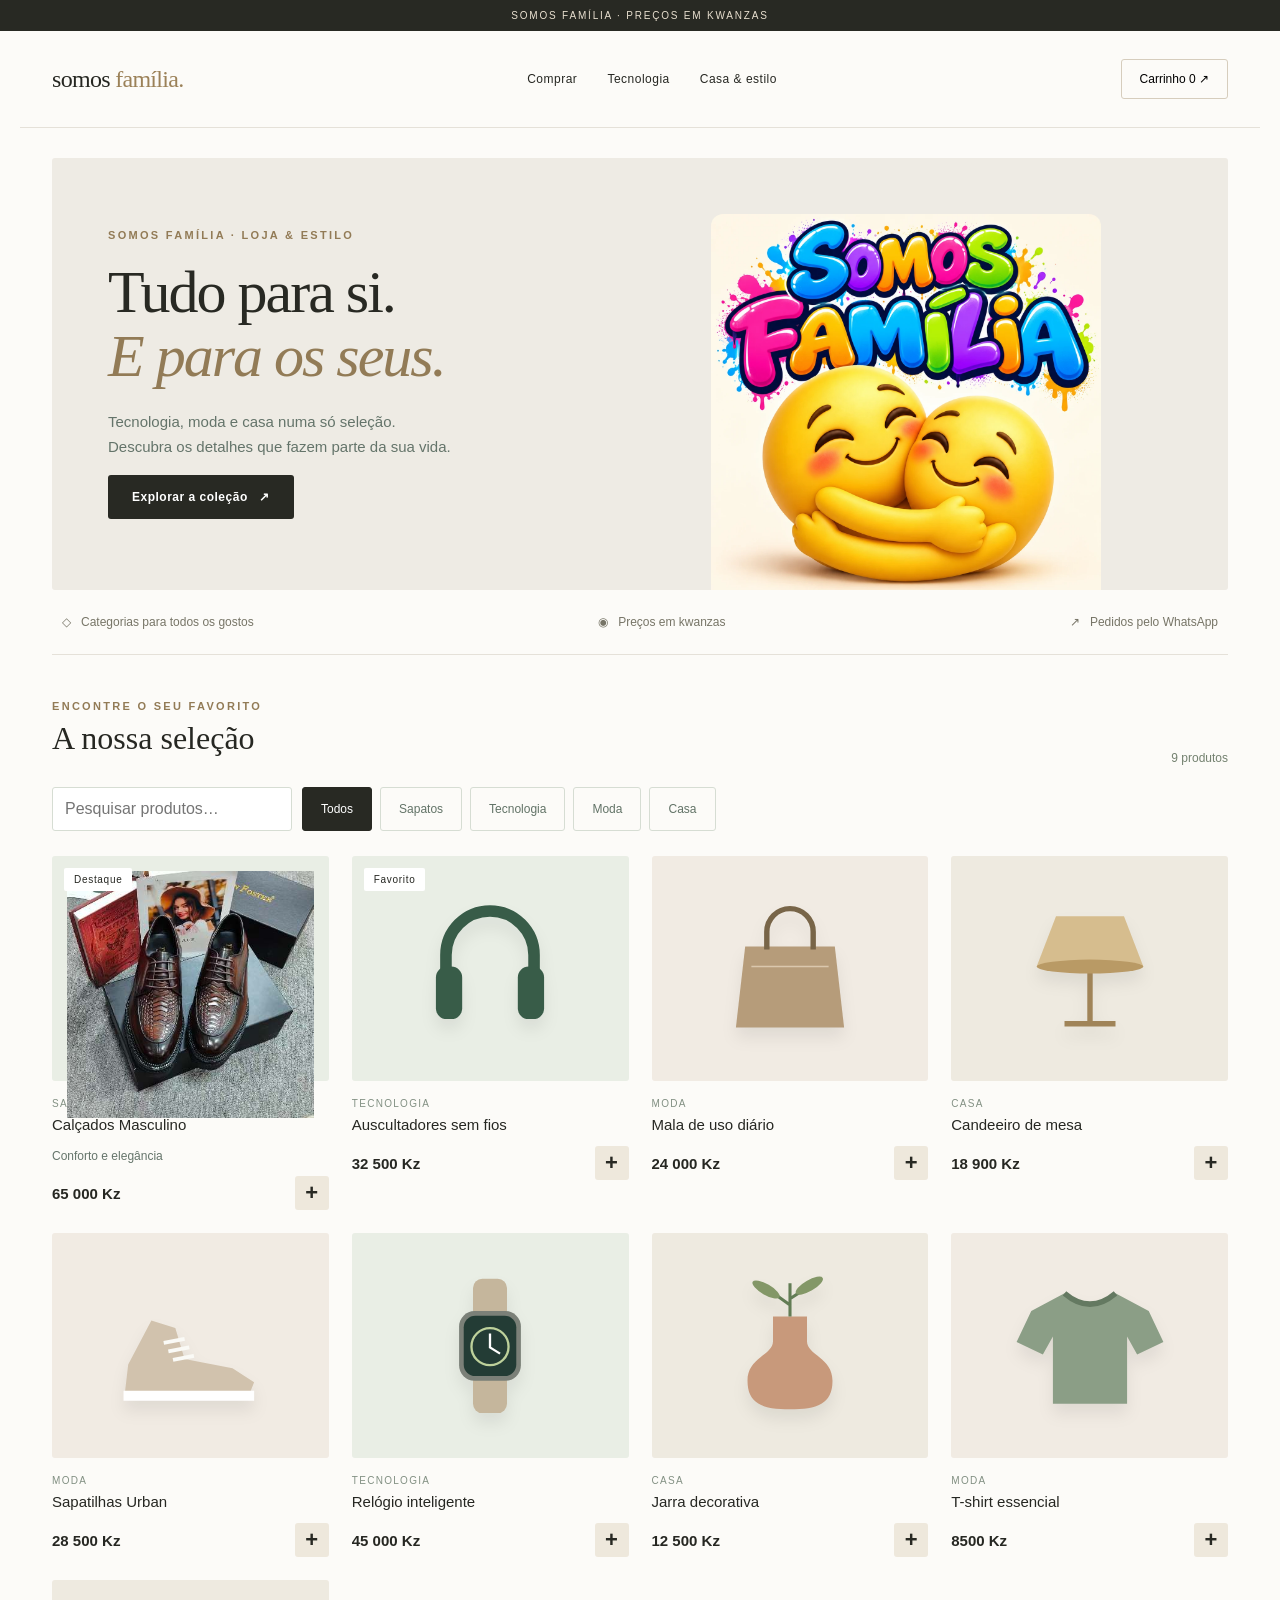
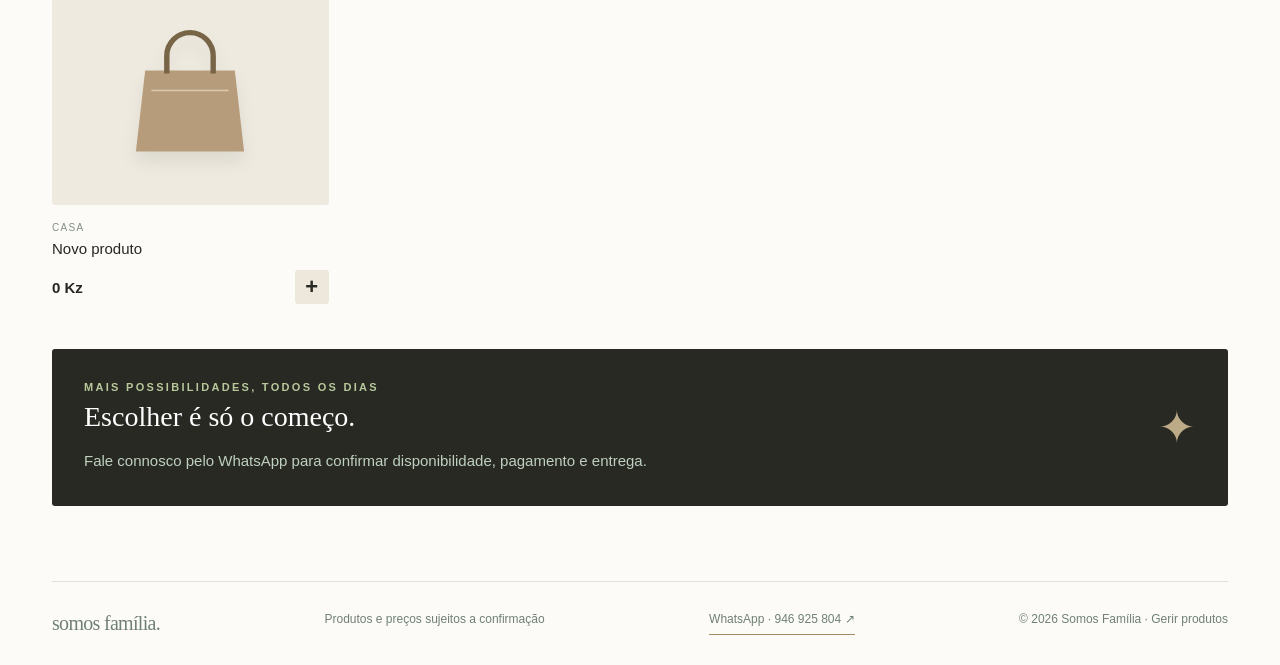
<file: index.html>
<!doctype html><html lang="pt"><head><meta name="google-site-verification" content="MVeCQyyecToLQoJlcM_qnL5O55ktR2KbiCyvT6guzlY" /><meta charset="utf-8"><meta name="viewport" content="width=device-width,initial-scale=1"><title>Somos Família — Descubra o seu próximo favorito</title><meta name="description" content="Explore tecnologia, moda e artigos para casa. Catálogo de produtos e pedidos por WhatsApp."><style>
*{box-sizing:border-box}body{margin:0;color:#18362f;background:#fafaf6;font-family:Arial,sans-serif}button,input,select{font:inherit}button,a{cursor:pointer}button:focus-visible,a:focus-visible,input:focus-visible{outline:3px solid #e5a44b;outline-offset:4px}a{color:inherit;text-decoration:none}.top{background:#193c32;color:white;text-align:center;padding:10px;font-size:12px;letter-spacing:.5px}header{max-width:1240px;margin:auto;display:flex;align-items:center;justify-content:space-between;padding:25px 32px;border-bottom:1px solid #dde3dc}.brand{font-size:24px;font-weight:800;letter-spacing:-1px}.brand span{color:#d7994a}nav{display:flex;gap:30px;font-size:14px}.cartbtn{border:1px solid #bdccc0;background:transparent;border-radius:24px;padding:12px 18px}main{max-width:1240px;margin:auto;padding:30px 32px}.hero{background:#e9eee5;border-radius:20px;min-height:390px;display:grid;grid-template-columns:1fr 1fr;align-items:center;overflow:hidden;padding:52px}.eyebrow{font-size:11px;font-weight:bold;letter-spacing:2px;text-transform:uppercase;color:#50745e}h1{font-family:Georgia,serif;font-weight:400;font-size:58px;line-height:1.06;letter-spacing:-2px;margin:20px 0}h1 em{color:#648063}p{color:#64746a;font-size:15px;line-height:1.7}.primary{border:0;border-radius:7px;background:#193c32;color:white;padding:15px 24px;display:inline-block;font-weight:bold;font-size:13px}.heroart{position:relative;height:290px;display:grid;place-items:center}.circle{height:280px;width:280px;border-radius:50%;background:#d6dfcd;position:absolute}.heroart svg{width:320px;height:280px;position:relative;transform:rotate(-12deg);filter:drop-shadow(12px 18px 14px #53655340)}.tag{position:absolute;bottom:20px;right:0;background:#fafaf6;border-radius:12px;padding:15px;font-size:12px;box-shadow:0 8px 24px #20332915}.benefits{display:flex;justify-content:space-between;padding:25px 10px;border-bottom:1px solid #dde3dc;font-size:12px;color:#627367}.sectiontop{display:flex;justify-content:space-between;align-items:end;margin:45px 0 22px}h2{font-family:Georgia,serif;font-size:32px;font-weight:400;margin:8px 0}.tools{display:flex;gap:10px;flex-wrap:wrap;margin-bottom:25px}.search{border:1px solid #d6ddd3;border-radius:7px;background:white;padding:12px;min-width:240px}.filters{display:flex;gap:8px;flex-wrap:wrap}.filter{background:transparent;border:1px solid #d6ddd3;padding:11px 18px;border-radius:25px;color:#627367}.filter.active{background:#193c32;color:white;border-color:#193c32}.grid{display:grid;grid-template-columns:repeat(4,1fr);gap:23px}.product .picture{background:#eef0e9;border-radius:12px;height:225px;display:grid;place-items:center;position:relative}.picture svg{width:170px;height:165px;filter:drop-shadow(0 10px 8px #00000012)}.badge{position:absolute;top:12px;left:12px;background:white;border-radius:15px;font-size:10px;padding:6px 10px}.category{font-size:10px;text-transform:uppercase;letter-spacing:1.3px;color:#829083;margin:17px 0 7px}.product h3{font-size:15px;font-weight:500;margin:0 0 13px}.buyrow{display:flex;justify-content:space-between;align-items:center;font-size:15px;font-weight:bold}.add{background:#e8ece2;border:0;color:#193c32;border-radius:50%;width:34px;height:34px;font-size:22px}.banner{background:#193c32;color:white;border-radius:14px;padding:32px;margin:45px 0;display:flex;justify-content:space-between;align-items:center}.banner h2{font-size:28px}.banner p{color:#bfd0bf;margin-bottom:0}.banner span{font-size:45px;color:#c9d5a7}footer{border-top:1px solid #dde3dc;max-width:1176px;margin:auto;padding:30px 0;color:#708074;font-size:12px;display:flex;justify-content:space-between;gap:20px}.drawer{position:fixed;right:0;top:0;height:100dvh;width:430px;max-width:100%;background:#fafaf6;padding:28px;z-index:20;box-shadow:-20px 0 80px #0003;overflow:auto}.overlay{position:fixed;inset:0;background:#13271e66;z-index:19}.hidden{display:none!important}.drawerhead{display:flex;justify-content:space-between;align-items:center}.close{border:0;background:transparent;font-size:25px}.item{padding:18px 0;border-bottom:1px solid #ddd}.qty{display:flex;align-items:center;gap:15px;margin-top:10px}.qty button{border:1px solid #ccd4ca;background:white;border-radius:4px;padding:5px 10px}.total{display:flex;justify-content:space-between;margin:25px 0;font-size:20px}.notice{font-size:12px;padding:14px;background:#eeeadd;border-radius:6px;line-height:1.6}.checkout input{display:block;width:100%;padding:12px;margin:12px 0;border:1px solid #ccd4ca;border-radius:5px}.toast{position:fixed;bottom:25px;left:50%;transform:translateX(-50%);background:#193c32;color:white;padding:13px 22px;border-radius:8px;z-index:30;font-size:13px}.empty{grid-column:1/-1;padding:40px;text-align:center}@media(max-width:850px){.grid{grid-template-columns:repeat(2,1fr)}h1{font-size:43px}.hero{padding:32px}.heroart svg{width:230px}.circle{width:210px;height:210px}nav{display:none}.benefits{gap:15px;flex-wrap:wrap}}@media(max-width:520px){header{padding:20px}main{padding:20px}.hero{grid-template-columns:1fr;padding:27px}.heroart{height:230px}.hero h1{font-size:43px}.tag{bottom:0}.benefits{font-size:11px}.grid{gap:15px}.product .picture{height:175px}.picture svg{width:130px;height:130px}.sectiontop{display:block}.search{width:100%}.banner{padding:25px}.banner span{display:none}footer{margin:0 20px;flex-direction:column}.buyrow{font-size:13px}.brand{font-size:22px}}

body{background:#fcfbf8;color:#262722}.top{background:#282923;color:#e8dfcf;font-size:10px;letter-spacing:1.8px}header{padding-top:28px;padding-bottom:28px;border-color:#e5e1d9}.brand{font-family:Georgia,serif;font-weight:400;letter-spacing:-.7px}.brand span{color:#9b8158}nav{font-size:12px;letter-spacing:.5px}.cartbtn{border-color:#d6cdbd;border-radius:3px;font-size:12px}.hero{background:#eeebe4;border-radius:3px;padding:56px;min-height:410px}.eyebrow{color:#927b56;letter-spacing:2.3px}h1{font-size:60px;color:#282923}h1 em{color:#927b56}.circle{background:#ded8cb}.primary{background:#282923;border-radius:3px;font-size:12px;letter-spacing:.5px}.tag{border-radius:3px;background:#fcfbf8}.benefits{border-color:#e5e1d9;color:#777567}.product .picture{border-radius:3px}.filter{border-radius:3px;font-size:12px}.filter.active{background:#282923;border-color:#282923}.search{border-radius:3px}.badge{border-radius:2px;letter-spacing:.7px}.add{background:#eee8dc;color:#282923;border-radius:3px}.banner{background:#282923;border-radius:3px}.banner span{color:#bdab87}.drawer{background:#fcfbf8}.contactlinks{display:flex;gap:16px;flex-wrap:wrap}.contactlinks a{border-bottom:1px solid #a08b63;padding-bottom:3px}.whatsapp-select{width:100%;padding:12px;background:white;border:1px solid #d6cdbd;margin:10px 0 15px;border-radius:3px}.notice{background:#f0ece3}.toast{background:#282923;border-radius:3px}@media(max-width:520px){.hero{padding:27px}h1{font-size:43px}}
.heroart .hug-image{width:100%;height:100%;max-width:390px;object-fit:contain;border-radius:12px}.heroart{height:320px}.heroart .tag{display:none}@media(max-width:520px){.heroart{height:260px}.heroart .hug-image{max-width:270px}}
</style></head><body><div class="top">SOMOS FAMÍLIA · PREÇOS EM KWANZAS</div><header><a class="brand" href="#">somos<span> família.</span></a><nav><a href="#catalogo">Comprar</a><a href="#catalogo" onclick="choose('Tecnologia')">Tecnologia</a><a href="#catalogo" onclick="choose('Casa')">Casa & estilo</a></nav><button class="cartbtn" onclick="openCart()">Carrinho <span id="count">0</span> ↗</button></header><main><section class="hero"><div><div class="eyebrow">Somos Família · Loja & estilo</div><h1>Tudo para si.<br><em>E para os seus.</em></h1><p>Tecnologia, moda e casa numa só seleção.<br>Descubra os detalhes que fazem parte da sua vida.</p><a href="#catalogo" class="primary">Explorar a coleção &nbsp; ↗</a></div><div class="heroart"><img class="hug-image" src="[data-uri]" alt="Somos Família em graffiti colorido, com dois emojis a abraçarem-se" width="600" height="600" fetchpriority="high"><div class="tag">✦ &nbsp; Descubra a seleção<br><strong style="display:block;margin-top:7px">Escolhidos para a sua vida.</strong></div></div></section><div class="benefits"><span>◇ &nbsp; Categorias para todos os gostos</span><span>◉ &nbsp; Preços em kwanzas</span><span>↗ &nbsp; Pedidos pelo WhatsApp</span></div><section id="catalogo"><div class="sectiontop"><div><div class="eyebrow">Encontre o seu favorito</div><h2>A nossa seleção</h2></div><span id="results" style="font-size:12px;color:#73816f"></span></div><div class="tools"><input class="search" id="search" type="search" placeholder="Pesquisar produtos…" aria-label="Pesquisar produtos"><div class="filters" id="filters"></div></div><div class="grid" id="grid"></div></section><section class="banner"><div><div class="eyebrow" style="color:#b8c89b">Mais possibilidades, todos os dias</div><h2>Escolher é só o começo.</h2><p>Fale connosco pelo WhatsApp para confirmar disponibilidade, pagamento e entrega.</p></div><span>✦</span></section></main><footer><span class="brand" style="font-size:20px">somos família.</span><span>Produtos e preços sujeitos a confirmação</span><div class="contactlinks"><a href="https://wa.me/244946925804" target="_blank" rel="noopener noreferrer">WhatsApp · 946 925 804 ↗</a></div><span>© 2026 Somos Família · <a href="admin.html">Gerir produtos</a></span></footer><div class="overlay hidden" id="overlay" onclick="closeCart()"></div><aside class="drawer hidden" id="drawer" aria-label="Carrinho" role="dialog" aria-modal="true"><div class="drawerhead"><h2>O seu carrinho</h2><button class="close" onclick="closeCart()" aria-label="Fechar carrinho">×</button></div><div id="cartitems"></div><div class="total"><span>Total</span><strong id="total"></strong></div><div class="notice">Confirme preços e disponibilidade com a loja. O WhatsApp abre uma mensagem para enviar à loja. Confirme disponibilidade, pagamento e entrega antes de comprar.</div><label for="destination" style="display:block;margin-top:20px;font-size:13px">Escolha o contacto da loja</label><select class="whatsapp-select" id="destination"><option value="244946925804">WhatsApp · 946 925 804</option></select><button class="primary" id="checkoutbtn" style="width:100%" onclick="checkout()">Preparar pedido no WhatsApp ↗</button><p style="font-size:12px">A mensagem só será enviada quando confirmar no WhatsApp.</p><div id="confirmation" aria-live="polite"></div></aside><div id="toast" class="toast hidden" role="status"></div><script>
const shapes={phone:'<rect x="65" y="12" width="90" height="160" rx="15" fill="#314d50"/><rect x="71" y="18" width="78" height="148" rx="10" fill="#bdcbb3"/><path d="M74 150L148 65v98H74z" fill="#8da98e"/><rect x="95" y="22" width="28" height="5" rx="3" fill="#314d50"/>',head:'<path d="M53 108V75a57 57 0 01114 0v33" fill="none" stroke="#385c48" stroke-width="15"/><rect x="40" y="90" width="34" height="68" rx="14" fill="#385c48"/><rect x="146" y="90" width="34" height="68" rx="14" fill="#385c48"/>',bag:'<path d="M52 64h116l12 105H40z" fill="#b69c7a"/><path d="M80 68V45a30 30 0 0160 0v23" fill="none" stroke="#786548" stroke-width="7"/><path d="M60 90h100" stroke="#dac7ad" stroke-width="2"/>',lamp:'<path d="M110 80v83M77 164h66" stroke="#a08458" stroke-width="7"/><path d="M66 25h88l25 65H41z" fill="#d6bd8e"/><ellipse cx="110" cy="90" rx="69" ry="9" fill="#b99a65"/>',shoe:'<path d="M30 117l30-57 31 10 12 40 62 12 28 18-8 20H25z" fill="#d1c2ad"/><path d="M24 151h169v13H24z" fill="#fff"/><path d="M76 89l27-5M82 100l27-5M88 111l27-5" stroke="#fafaf6" stroke-width="5"/>',watch:'<rect x="88" y="6" width="44" height="174" rx="12" fill="#c5b69c"/><rect x="70" y="48" width="80" height="90" rx="20" fill="#7b8078"/><rect x="76" y="54" width="68" height="78" rx="15" fill="#233c35"/><circle cx="110" cy="94" r="24" fill="none" stroke="#bdd19b" stroke-width="3"/><path d="M110 77v18l13 8" stroke="#fff" stroke-width="3" fill="none"/>',vase:'<path d="M88 55h44v32c0 18 33 21 33 51s-20 37-55 37-55-7-55-37 33-33 33-51z" fill="#c8997b"/><path d="M110 55V12M110 40l-28-20M110 32l26-17" stroke="#627c54" stroke-width="4"/><ellipse cx="79" cy="20" rx="20" ry="7" fill="#839767" transform="rotate(30 79 20)"/><ellipse cx="135" cy="15" rx="20" ry="7" fill="#839767" transform="rotate(-30 135 15)"/>',shirt:'<path d="M77 25l-43 23-19 40 34 16 13-23v87h96V81l13 23 34-16-19-40-43-23q-33 28-66 0z" fill="#8b9e86"/><path d="M77 25q33 28 66 0" fill="none" stroke="#647961" stroke-width="7"/>'};
let products=[{"id":1,"name":"Calçados Masculino","cat":"Sapatos ","price":65000,"art":"phone","badge":"Destaque","image":"[data-uri]","description":"Conforto e elegância ","stock":5},{"id":2,"name":"Auscultadores sem fios","cat":"Tecnologia","price":32500,"art":"head","badge":"Favorito"},{"id":3,"name":"Mala de uso diário","cat":"Moda","price":24000,"art":"bag"},{"id":4,"name":"Candeeiro de mesa","cat":"Casa","price":18900,"art":"lamp"},{"id":5,"name":"Sapatilhas Urban","cat":"Moda","price":28500,"art":"shoe"},{"id":6,"name":"Relógio inteligente","cat":"Tecnologia","price":45000,"art":"watch"},{"id":7,"name":"Jarra decorativa","cat":"Casa","price":12500,"art":"vase"},{"id":8,"name":"T-shirt essencial","cat":"Moda","price":8500,"art":"shirt"},{"id":9,"name":"Novo produto","cat":"Casa","price":0,"art":"bag"}];let cart={};try{cart=JSON.parse(localStorage.getItem('loja-cart')||'{}');for(const id of Object.keys(cart))if(!/^\d+$/.test(id)||!Number.isInteger(cart[id])||cart[id]<1)delete cart[id]}catch{}let category='Todos';const money=v=>new Intl.NumberFormat('pt-PT').format(v)+' Kz';function choose(c){category=c;render()}const esc=v=>String(v??'').replace(/[&<>"']/g,c=>({'&':'&amp;','<':'&lt;','>':'&gt;','"':'&quot;',"'":'&#39;'}[c]));function render(){document.getElementById('filters').innerHTML=['Todos',...new Set(products.map(p=>p.cat))].map(c=>`<button class="filter ${category===c?'active':''}" data-category="${esc(c)}" onclick="choose(this.dataset.category)">${esc(c)}</button>`).join('');const term=document.getElementById('search').value.toLocaleLowerCase('pt');const list=products.filter(p=>(category==='Todos'||p.cat===category)&&p.name.toLocaleLowerCase('pt').includes(term));document.getElementById('results').textContent=list.length+' produtos';document.getElementById('grid').innerHTML=list.map(p=>`<article class="product"><div class="picture" style="background:${p.cat==='Moda'?'#f1ebe3':p.cat==='Casa'?'#eeeae0':'#e9eee5'}">${p.badge?`<span class="badge">${esc(p.badge)}</span>`:''}${p.image?`<img src="${esc(p.image)}" alt="${esc(p.name)}" style="width:100%;height:100%;object-fit:contain;padding:15px">`:`<svg viewBox="0 0 220 185" role="img" aria-label="${esc(p.name)}, ilustração">${shapes[p.art]||shapes.bag}</svg>`}</div><div class="category">${esc(p.cat)}</div><h3>${esc(p.name)}</h3><p style="font-size:12px;margin:0 0 10px">${esc(p.description||'')}</p><div class="buyrow"><span>${money(p.price)}</span><button class="add" ${p.stock===0?'disabled':''} onclick="add(${p.id})" aria-label="Adicionar ${esc(p.name)} ao carrinho">+</button></div></article>`).join('')||'<p class="empty">Nenhum produto encontrado. Experimente outra pesquisa.</p>'}function persist(){try{localStorage.setItem('loja-cart',JSON.stringify(cart))}catch{}updateCart()}function add(id){const p=products.find(p=>p.id===id);if(!p||p.stock===0||(Number.isInteger(p.stock)&&(cart[id]||0)>=p.stock)){alert('Quantidade indisponível em stock.');return;}cart[id]=(cart[id]||0)+1;persist();const t=document.getElementById('toast');t.textContent='Produto adicionado ao carrinho';t.classList.remove('hidden');clearTimeout(window.toastTimer);window.toastTimer=setTimeout(()=>t.classList.add('hidden'),2200)}function change(id,n){if(n>0){add(id);return;}cart[id]+=n;if(cart[id]<=0)delete cart[id];persist()}function updateCart(){const items=products.filter(p=>cart[p.id]);document.getElementById('count').textContent=Object.values(cart).reduce((a,b)=>a+b,0);document.getElementById('cartitems').innerHTML=items.map(p=>`<div class="item"><strong>${esc(p.name)}</strong><p>${money(p.price*cart[p.id])}</p><div class="qty"><button onclick="change(${p.id},-1)" aria-label="Diminuir quantidade de ${esc(p.name)}">−</button><span>${cart[p.id]}</span><button onclick="change(${p.id},1)" aria-label="Aumentar quantidade de ${esc(p.name)}">+</button><button onclick="delete cart[${p.id}];persist()" style="margin-left:auto">Remover</button></div></div>`).join('')||'<p>O carrinho está vazio. Explore a nossa seleção.</p>';document.getElementById('total').textContent=money(items.reduce((s,p)=>s+p.price*cart[p.id],0));document.getElementById('checkoutbtn').disabled=!items.length;}function openCart(){document.getElementById('confirmation').textContent='';document.getElementById('drawer').classList.remove('hidden');document.getElementById('overlay').classList.remove('hidden');document.body.style.overflow='hidden';document.querySelector('.close').focus()}function closeCart(){document.getElementById('drawer').classList.add('hidden');document.getElementById('overlay').classList.add('hidden');document.body.style.overflow='';document.querySelector('.cartbtn').focus()}function checkout(){const items=products.filter(p=>cart[p.id]);if(!items.length)return;const total=items.reduce((v,p)=>v+p.price*cart[p.id],0);const message=['Olá, Somos Família! Gostaria de consultar este pedido.','Confirmar produtos, preços e entrega.','',...items.map(p=>`${cart[p.id]} × ${p.name} — ${money(p.price*cart[p.id])}`),'',`Subtotal dos produtos: ${money(total)}`,'Por favor, confirmem disponibilidade, formas de pagamento e entrega.'].join('\n');const number=document.getElementById('destination').value;if(!['244946925804'].includes(number))return;window.open('https://wa.me/'+number+'?text='+encodeURIComponent(message),'_blank','noopener,noreferrer');document.getElementById('confirmation').textContent='Mensagem preparada. Envie-a no WhatsApp para falar com a loja.';}document.getElementById('search').addEventListener('input',render);document.addEventListener('keydown',e=>{if(e.key==='Escape')closeCart();if(e.key==='Tab'&&!document.getElementById('drawer').classList.contains('hidden')){const els=[...document.getElementById('drawer').querySelectorAll('button:not(:disabled),input,select,a[href]')].filter(el=>el.offsetParent!==null);if(e.shiftKey&&document.activeElement===els[0]){e.preventDefault();els.at(-1).focus()}else if(!e.shiftKey&&document.activeElement===els.at(-1)){e.preventDefault();els[0].focus()}}});render();updateCart();
</script></body></html>
</file>
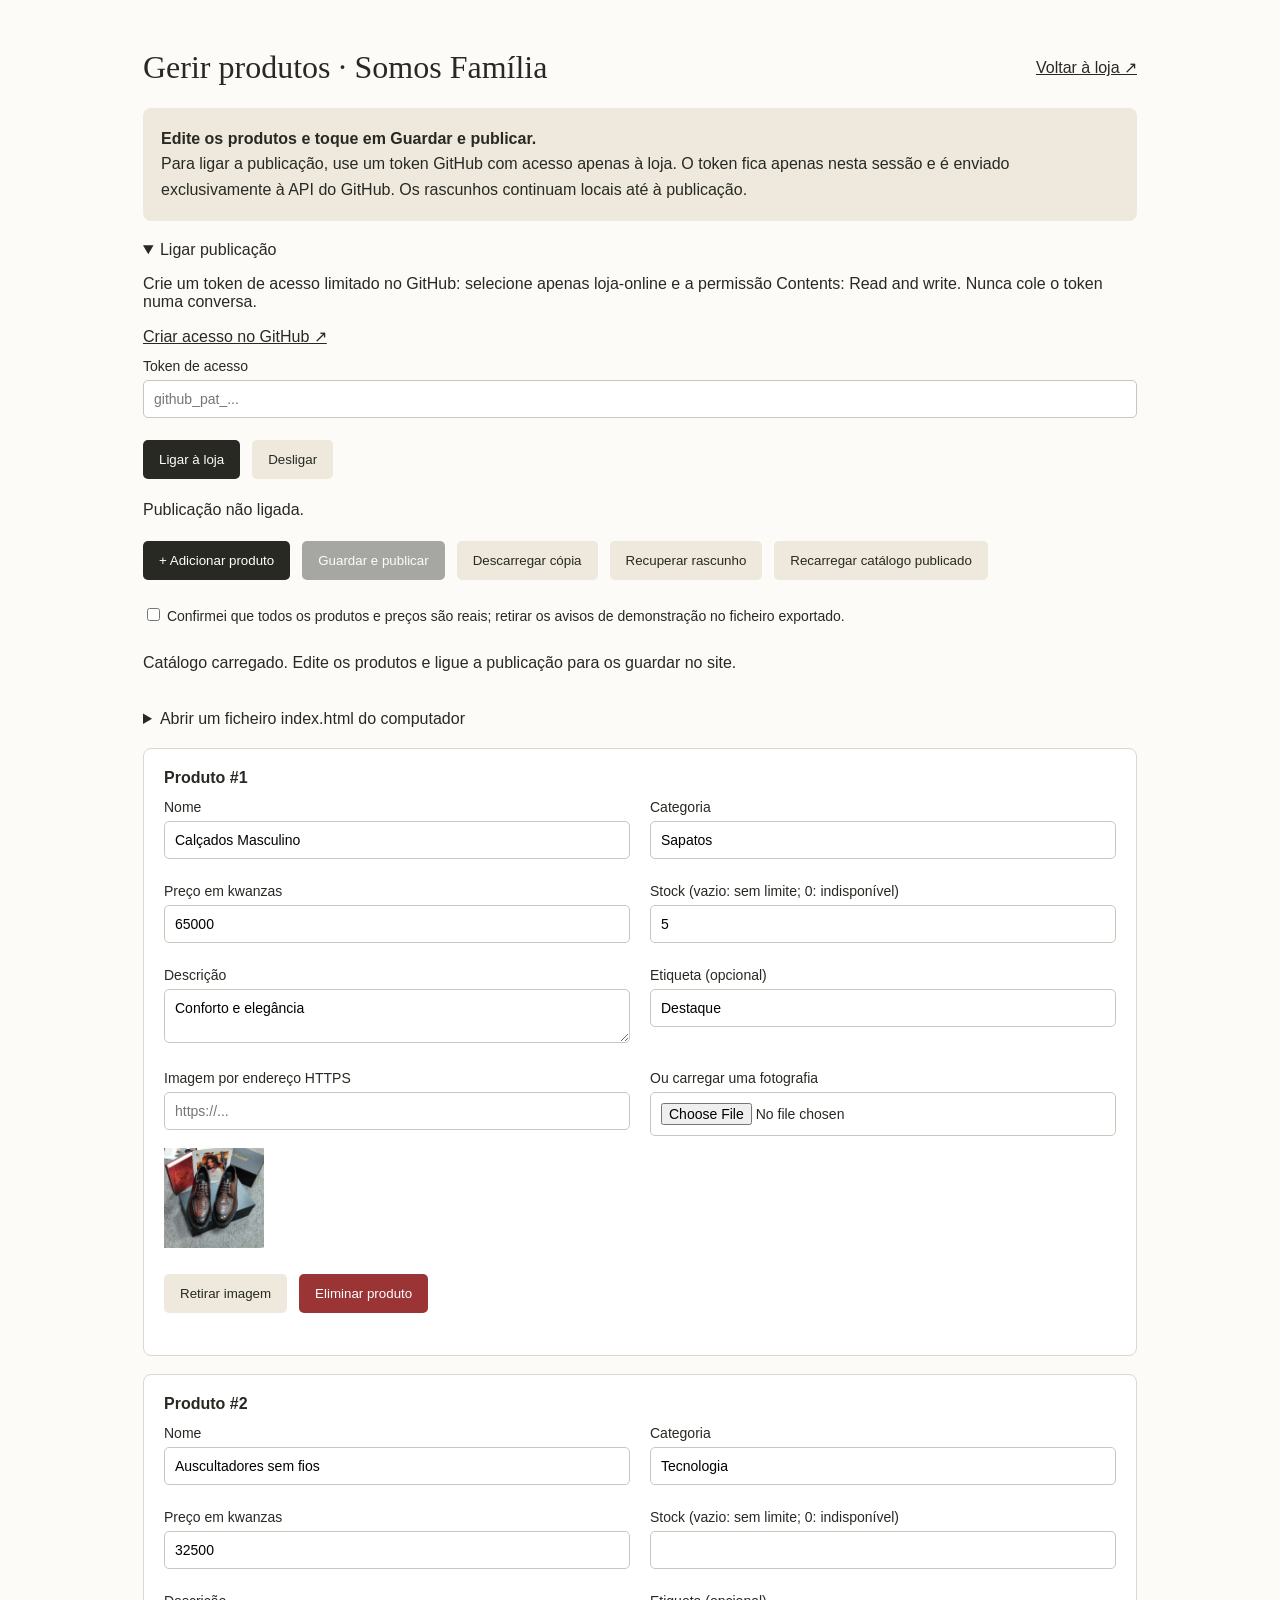
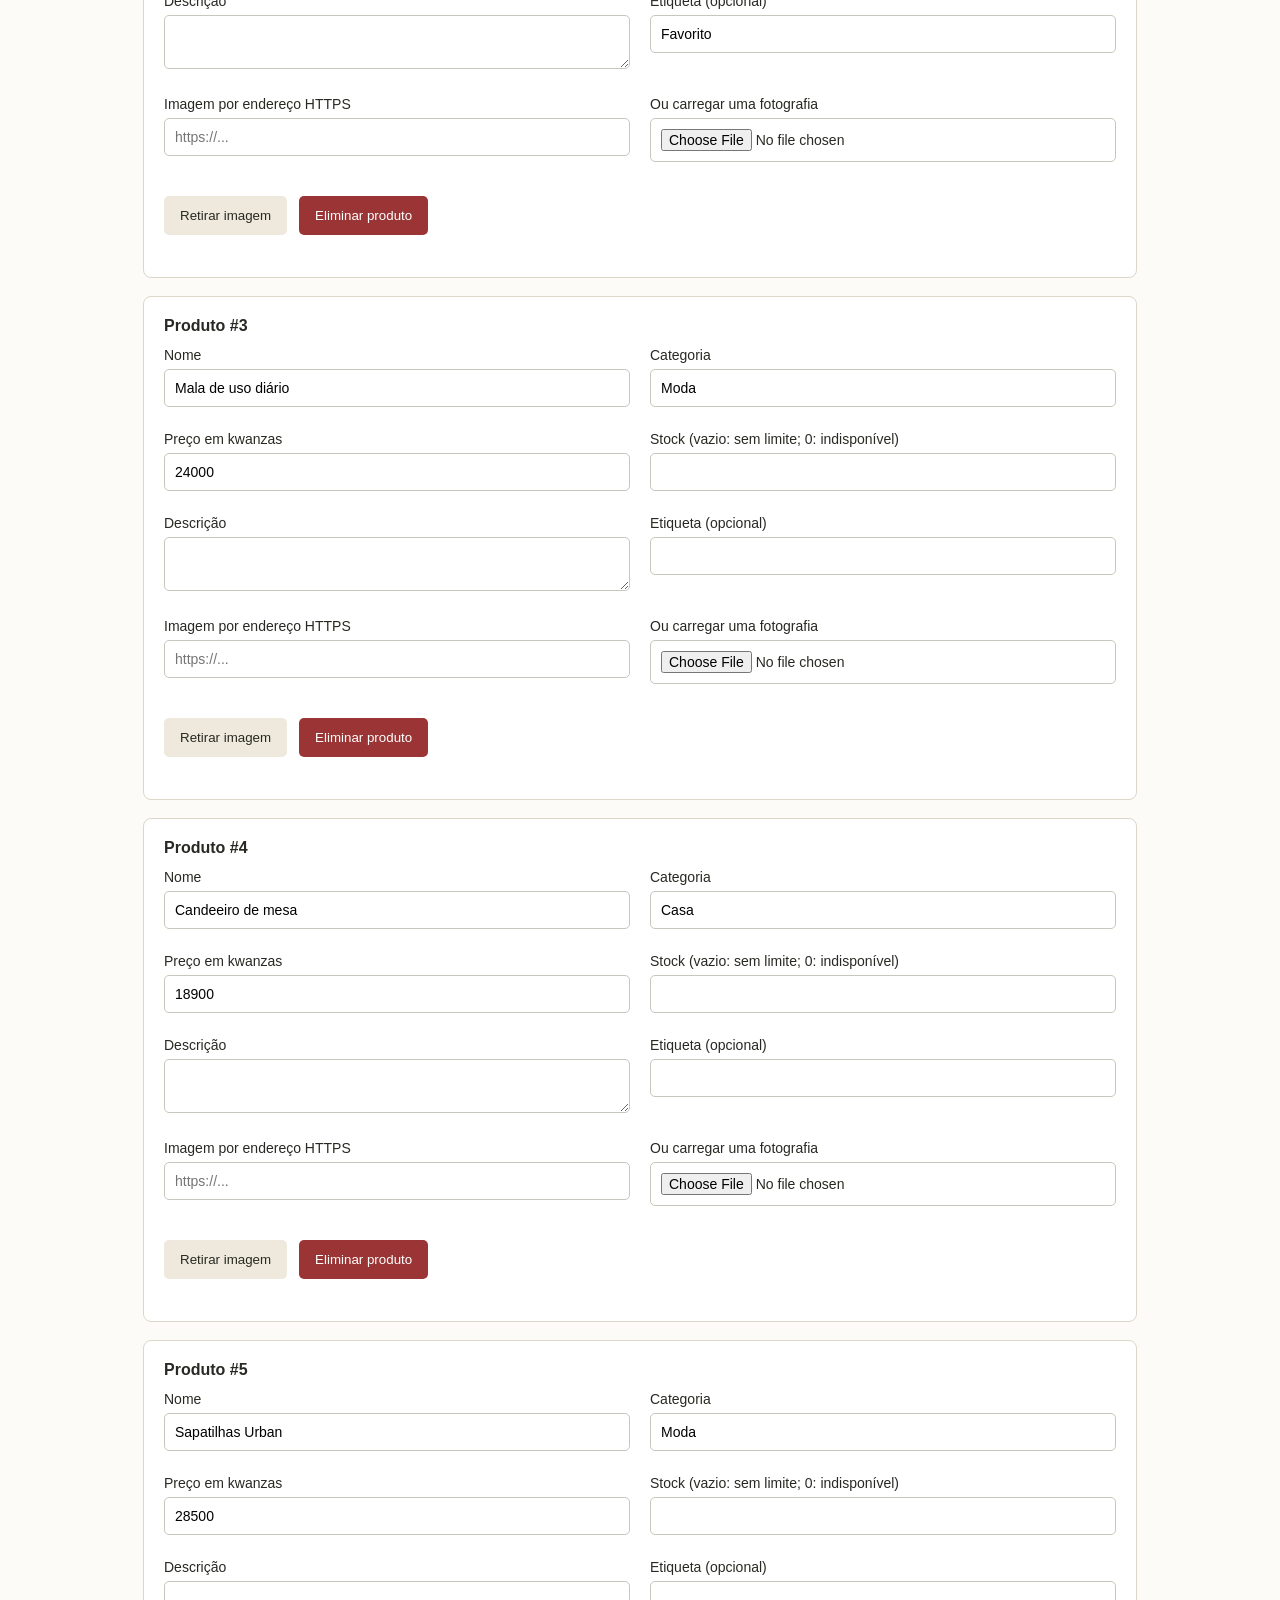
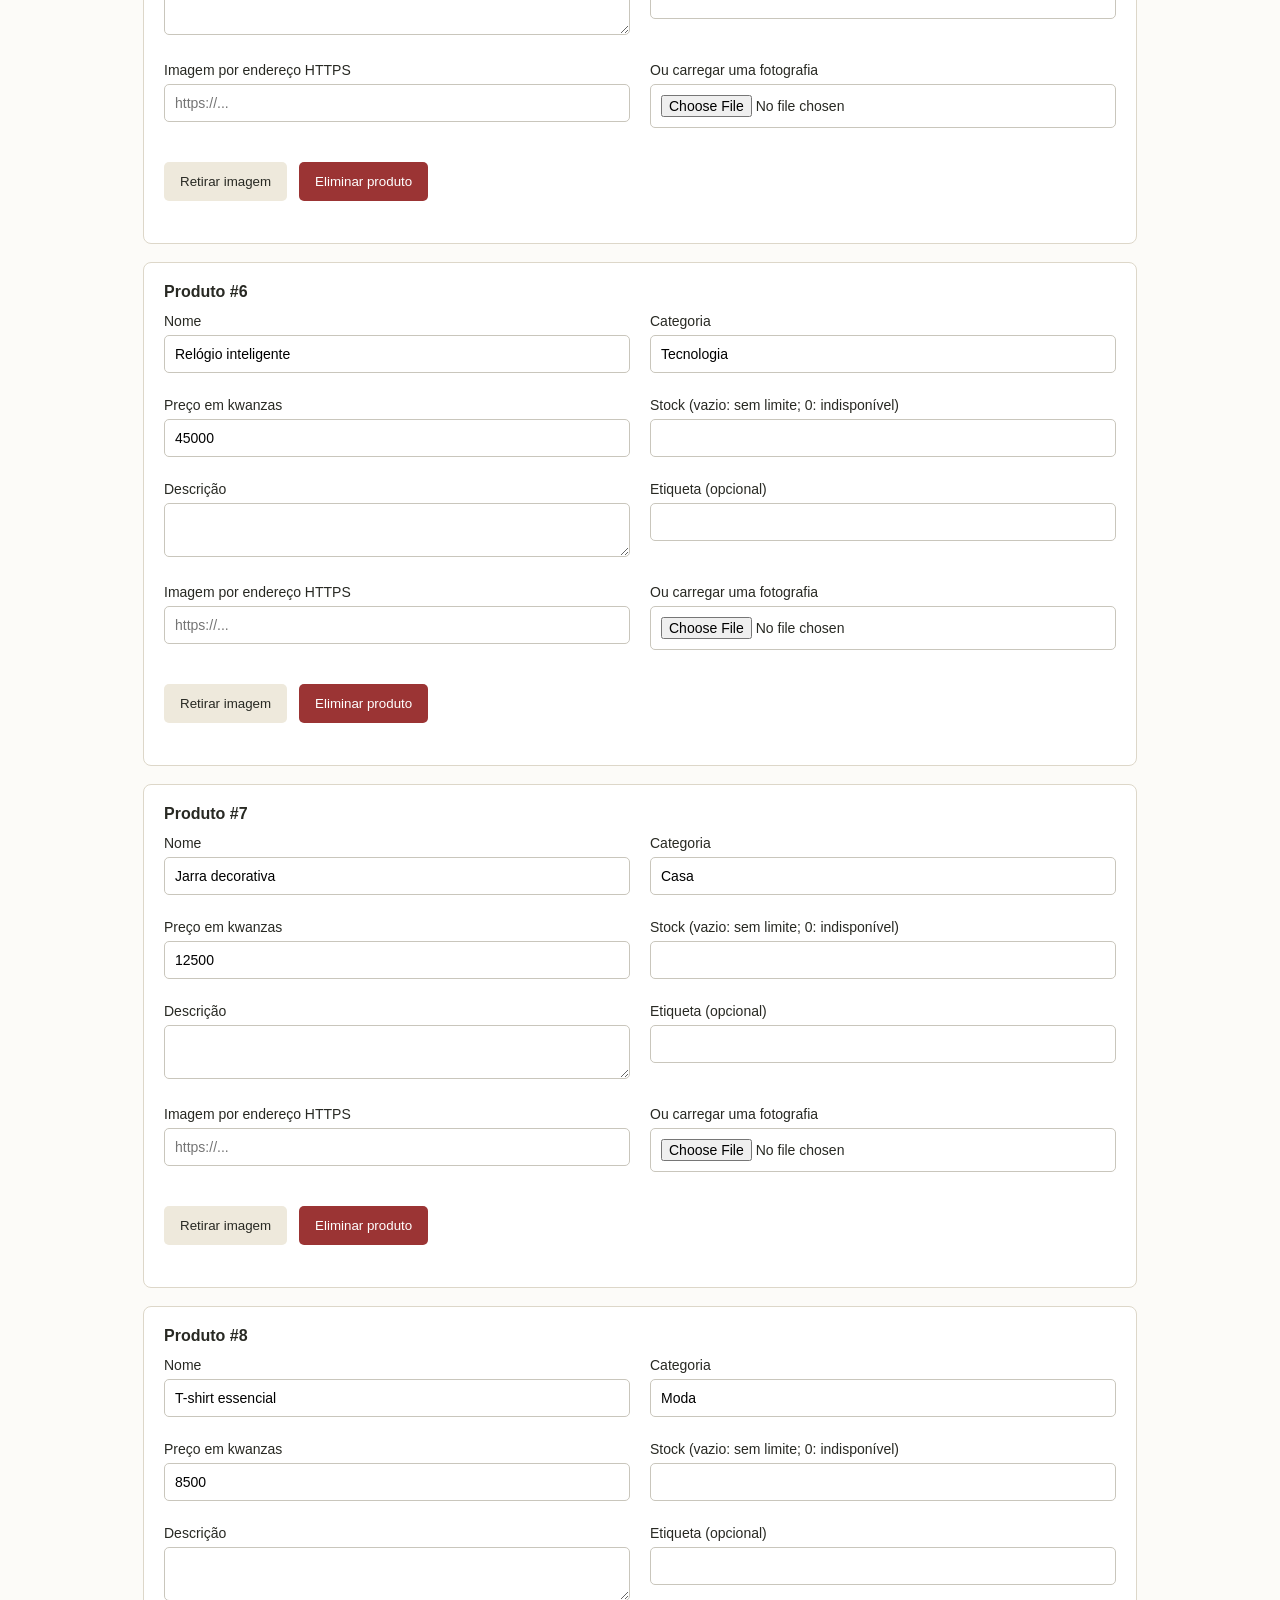
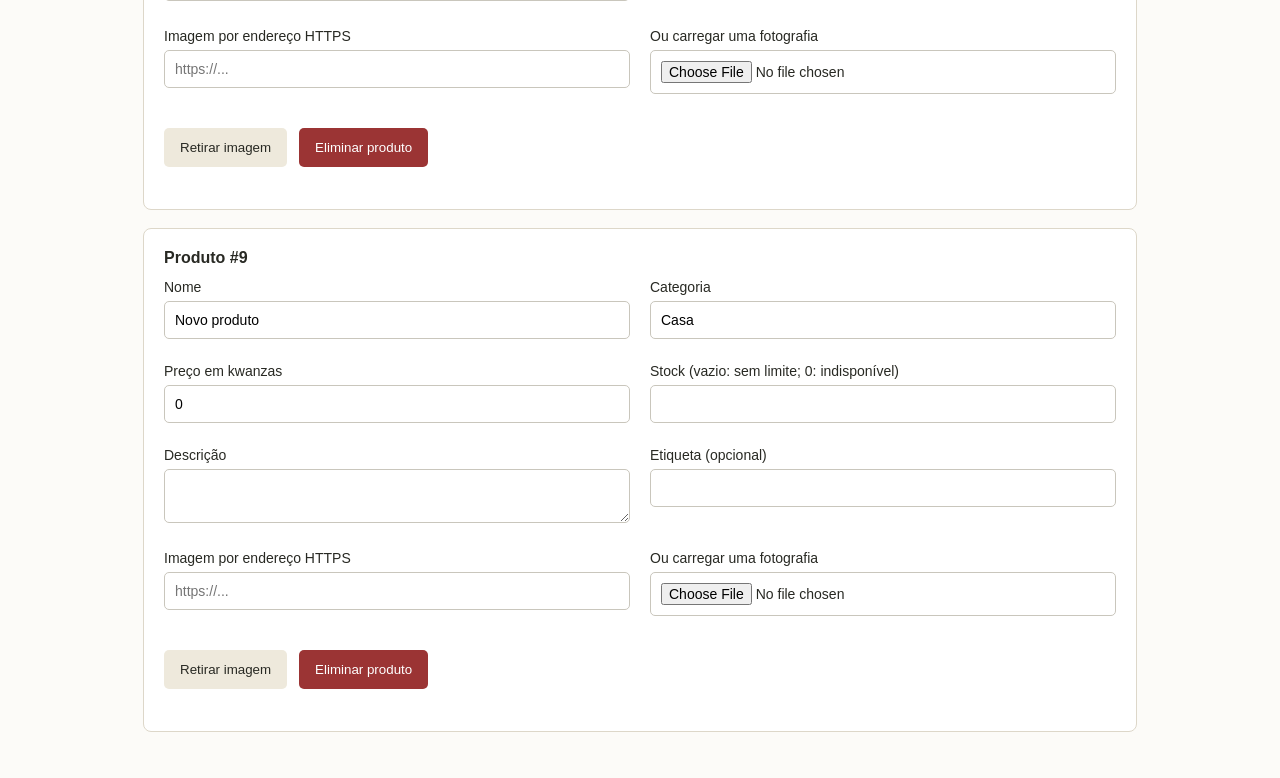
<file: admin.html>
<!doctype html><html lang="pt-AO"><head><meta charset="utf-8"><meta name="viewport" content="width=device-width,initial-scale=1"><title>Gerir produtos — Somos Família</title><style>*{box-sizing:border-box}body{font:16px Arial,sans-serif;background:#fcfbf8;color:#282923;margin:0}main{max-width:1050px;margin:auto;padding:28px}header{display:flex;justify-content:space-between;align-items:center;gap:12px;flex-wrap:wrap}h1{font:32px Georgia,serif}button,.button{background:#282923;color:white;border:0;border-radius:5px;padding:12px 16px;cursor:pointer;text-decoration:none}button:disabled{opacity:.4;cursor:default}.toolbar{display:flex;gap:12px;flex-wrap:wrap;margin:22px 0}.notice{padding:18px;background:#eee9dc;line-height:1.6;border-radius:8px}label{display:block;font-size:14px;margin:12px 0}input,select,textarea{width:100%;padding:10px;border:1px solid #c9c6bc;border-radius:5px;margin-top:6px;font:inherit}article{padding:20px;border:1px solid #ddd7c9;border-radius:8px;margin:18px 0;background:white}.fields{display:grid;grid-template-columns:1fr 1fr;gap:0 20px}.preview{width:100px;height:100px;object-fit:contain}.secondary{background:#eee9dc;color:#282923}.danger{background:#9b3434}#status{padding:15px 0;line-height:1.5}a{color:inherit}details{margin:20px 0}@media(max-width:600px){main{padding:18px}.fields{grid-template-columns:1fr}h1{font-size:27px}}</style></head><body><main><header><h1>Gerir produtos · Somos Família</h1><a href="index.html">Voltar à loja ↗</a></header><div class="notice"><strong>Edite os produtos e toque em Guardar e publicar.</strong><br>Para ligar a publicação, use um token GitHub com acesso apenas à loja. O token fica apenas nesta sessão e é enviado exclusivamente à API do GitHub. Os rascunhos continuam locais até à publicação.</div><details open><summary>Ligar publicação</summary><p>Crie um token de acesso limitado no GitHub: selecione apenas loja-online e a permissão Contents: Read and write. Nunca cole o token numa conversa.</p><a href="https://github.com/settings/personal-access-tokens/new?name=Somos%20Familia%20Produtos&target_name=eteodoro440-spec&expires_in=30&contents=write" target="_blank" rel="noopener">Criar acesso no GitHub ↗</a><label>Token de acesso<input id="token" type="password" autocomplete="off" spellcheck="false" placeholder="github_pat_..."></label><div class="toolbar"><button id="connect" type="button">Ligar à loja</button><button id="disconnect" type="button" class="secondary">Desligar</button></div><p id="connection" role="status">Publicação não ligada.</p></details><div class="toolbar"><button id="add" disabled>+ Adicionar produto</button><button id="publish" disabled>Guardar e publicar</button><button id="export" class="secondary" disabled>Descarregar cópia</button><button id="restore" class="secondary" disabled>Recuperar rascunho</button><button id="reset" class="secondary" disabled>Recarregar catálogo publicado</button></div><label><input id="real-prices" type="checkbox" style="width:auto"> Confirmei que todos os produtos e preços são reais; retirar os avisos de demonstração no ficheiro exportado.</label><div id="status" role="status">A carregar o catálogo…</div><details><summary>Abrir um ficheiro index.html do computador</summary><p>Use esta opção se abriu o gestor fora do site ou quer importar uma versão anterior.</p><input id="import" type="file" accept=".html,text/html"></details><section id="list"></section></main><script>
const key='somosfamilia-manager-draft-v1';let template='',products=[];
const $=id=>document.getElementById(id),esc=v=>String(v??'').replace(/[&<>"']/g,c=>({'&':'&amp;','<':'&lt;','>':'&gt;','"':'&quot;',"'":'&#39;'}[c]));
function tell(s){$('status').textContent=s}
function extract(html){const m=html.match(/let products=(\[[\s\S]*?\]);let cart=/);if(!m)throw new Error('Este ficheiro não contém o catálogo compatível.');const a=JSON.parse(m[1]);validate(a);return a}
function validate(a){if(!Array.isArray(a)||!a.length||a.length>200)throw new Error('O catálogo deve ter entre 1 e 200 produtos.');const ids=new Set;for(const p of a){if(!Number.isSafeInteger(p.id)||p.id<1||ids.has(p.id))throw new Error('Identificador inválido ou duplicado.');ids.add(p.id);if(typeof p.name!=='string'||!p.name.trim()||typeof p.cat!=='string'||!p.cat.trim())throw new Error('Preencha o nome e a categoria de todos os produtos.');if(!Number.isFinite(p.price)||p.price<0)throw new Error('Preencha preços válidos em kwanzas.');if(p.stock!=null&&(!Number.isInteger(p.stock)||p.stock<0))throw new Error('O stock deve ser um número inteiro positivo ou zero.');if(p.image&&!/^(https:\/\/|data:image\/(png|jpeg|webp);base64,)/i.test(p.image))throw new Error('Use uma imagem carregada ou um endereço HTTPS.');}}
function draft(){try{localStorage.setItem(key,JSON.stringify({products,real:$('real-prices').checked}));tell('Rascunho guardado neste navegador. Ainda não publicado.')}catch{tell('Não foi possível guardar o rascunho. Descarregue o ficheiro antes de fechar.')}}
function render(){ $('list').innerHTML=products.map(p=>`<article data-id="${p.id}"><strong>Produto #${p.id}</strong><div class="fields"><label>Nome<input data-field="name" value="${esc(p.name)}" maxlength="150" required></label><label>Categoria<input data-field="cat" value="${esc(p.cat)}" maxlength="60" required></label><label>Preço em kwanzas<input data-field="price" type="number" min="0" step="0.01" value="${p.price}"></label><label>Stock (vazio: sem limite; 0: indisponível)<input data-field="stock" type="number" min="0" step="1" value="${p.stock??''}"></label><label>Descrição<textarea data-field="description" maxlength="500">${esc(p.description||'')}</textarea></label><label>Etiqueta (opcional)<input data-field="badge" value="${esc(p.badge||'')}" maxlength="60"></label><label>Imagem por endereço HTTPS<input data-field="image" value="${p.image?.startsWith('https://')?esc(p.image):''}" placeholder="https://..."></label><label>Ou carregar uma fotografia<input data-upload type="file" accept="image/png,image/jpeg,image/webp"></label></div>${p.image?`<img class="preview" src="${esc(p.image)}" alt="Pré-visualização">`:''}<div class="toolbar"><button class="secondary" data-clear>Retirar imagem</button><button class="danger" data-delete>Eliminar produto</button></div></article>`).join('');}
function activate(html){const a=extract(html);template=html;products=a;render();for(const id of ['add','export','reset','restore'])$(id).disabled=false;tell('Catálogo carregado. Edite os produtos e ligue a publicação para os guardar no site.');}
$('list').addEventListener('input',e=>{const field=e.target.dataset.field;if(!field)return;const p=products.find(p=>p.id===Number(e.target.closest('article').dataset.id));let v=e.target.value;if(field==='price')v=v===''?NaN:Number(v);if(field==='stock')v=v===''?null:Number(v);if(field==='image'&&!v&&p.image?.startsWith('data:'))return;p[field]=v;draft()});
$('list').addEventListener('click',e=>{const card=e.target.closest('article');if(!card)return;const id=Number(card.dataset.id);if(e.target.hasAttribute('data-delete')){if(!confirm('Eliminar este produto do rascunho?'))return;products=products.filter(p=>p.id!==id);render();draft()}if(e.target.hasAttribute('data-clear')){delete products.find(p=>p.id===id).image;render();draft()}});
let photoPending=false;
function openPhoto(url){return new Promise((resolve,reject)=>{const img=new Image();img.onload=()=>resolve(img);img.onerror=()=>reject(new Error('Não foi possível abrir a fotografia. Se for HEIC/HEIF, guarde ou converta para JPG e tente novamente.'));img.src=url;});}
function readPhoto(file){return new Promise((resolve,reject)=>{const reader=new FileReader();reader.onload=()=>resolve(reader.result);reader.onerror=()=>reject(new Error('Não foi possível ler a fotografia. Escolha novamente o ficheiro.'));reader.readAsDataURL(file);});}
async function compactPhoto(url){const img=await openPhoto(url);let side=720,quality=.76,data='';for(let attempt=0;attempt<8;attempt++){const c=document.createElement('canvas'),scale=Math.min(1,side/Math.max(img.naturalWidth,img.naturalHeight));c.width=Math.max(1,Math.round(img.naturalWidth*scale));c.height=Math.max(1,Math.round(img.naturalHeight*scale));const context=c.getContext('2d');if(!context)throw new Error('O navegador não conseguiu preparar a imagem. Abra o gestor no Chrome, Safari ou Edge.');context.fillStyle='#ffffff';context.fillRect(0,0,c.width,c.height);context.drawImage(img,0,0,c.width,c.height);data=c.toDataURL('image/jpeg',quality);if(data.length<=60000)return data;side=Math.round(side*.83);quality=Math.max(.45,quality-.05);}if(data.length>60000)throw new Error('A fotografia continua demasiado grande. Escolha uma imagem mais pequena.');return data;}
$('list').addEventListener('change',async e=>{if(!e.target.hasAttribute('data-upload'))return;const file=e.target.files[0];if(!file)return;const id=Number(e.target.closest('article').dataset.id);if(photoPending||busy){tell('Aguarde a operação em curso e escolha novamente a fotografia.');return;}photoPending=true;$('publish').disabled=true;$('export').disabled=true;tell('A preparar a fotografia…');try{if(file.size>20000000)throw new Error('Escolha uma fotografia até 20 MB.');const source=await readPhoto(file),image=await compactPhoto(source);const product=products.find(p=>p.id===id);if(!product)return;product.image=image;render();draft();tell('Fotografia adicionada ao rascunho. Toque em Guardar e publicar para a guardar definitivamente na loja.');}catch(err){tell(err.message)}finally{photoPending=false;$('publish').disabled=!accessToken;$('export').disabled=false;}});
$('add').onclick=()=>{products.push({id:Math.max(0,...products.map(p=>p.id))+1,name:'Novo produto',cat:'Casa',price:0,art:'bag'});render();draft();$('list').lastElementChild.scrollIntoView({behavior:'smooth'});};
$('real-prices').onchange=draft;
$('restore').onclick=()=>{try{const a=JSON.parse(localStorage.getItem(key)||'null');if(!a)throw new Error('Não há rascunho guardado.');validate(a.products);products=a.products;$('real-prices').checked=!!a.real;render();tell('Rascunho recuperado. Ainda não publicado.')}catch(e){tell(e.message)}};
$('reset').onclick=()=>{if(!confirm('Substituir as alterações pelo catálogo carregado do site?'))return;products=extract(template);$('real-prices').checked=false;render();draft()};
$('import').onchange=async e=>{try{const f=e.target.files[0];if(f)activate(await f.text())}catch(err){tell(err.message)}};
function build(){validate(products);const json=JSON.stringify(products).replace(/</g,'\\u003c');let html=template.replace(/let products=(\[[\s\S]*?\]);let cart=/,()=> 'let products='+json+';let cart=');if($('real-prices').checked){html=html.replace('CATÁLOGO DE DEMONSTRAÇÃO · PREÇOS ILUSTRATIVOS EM KWANZAS','SOMOS FAMÍLIA · PREÇOS EM KWANZAS').replace('Loja de demonstração · Catálogo de exemplo','Produtos e preços sujeitos a confirmação').replace('Catálogo de exemplo: produtos e preços ilustrativos.','Confirme preços e disponibilidade com a loja.').replace('CATÁLOGO DE EXEMPLO — confirmar produtos e preços.','Confirmar produtos, preços e entrega.').replace('Total ilustrativo:','Subtotal dos produtos:').replace('Loja de demonstração com catálogo e carrinho.','Catálogo de produtos e pedidos por WhatsApp.');}return html;}
$('export').onclick=()=>{if(photoPending){tell('Aguarde a preparação da fotografia.');return;}try{const html=build(),blob=new Blob([html],{type:'text/html;charset=utf-8'}),url=URL.createObjectURL(blob),a=document.createElement('a');a.href=url;a.download='index.html';a.click();setTimeout(()=>URL.revokeObjectURL(url),10000);tell('index.html descarregado. Envie-o à raiz do GitHub, com esse nome exato, e confirme no ramo Principal para publicar.')}catch(e){tell(e.message)}};
fetch('index.html',{cache:'no-store'}).then(r=>{if(!r.ok)throw new Error('Não foi possível abrir o site.');return r.text()}).then(activate).catch(()=>tell('Abra este gestor no site publicado ou importe o index.html do computador.'));

let accessToken='',baseline='',busy=false;
const endpoint='https://api.github.com/repos/eteodoro440-spec/loja-online/contents/index.html';
async function api(method,body){const response=await fetch(endpoint+(method==='GET'?'?ref=main':''),{method,cache:'no-store',headers:{Accept:'application/vnd.github+json',Authorization:'Bearer '+accessToken,'X-GitHub-Api-Version':'2026-03-10',...(body?{'Content-Type':'application/json'}:{})},...(body?{body:JSON.stringify(body)}:{})});if(!response.ok){if(response.status===401)throw new Error('Token inválido ou expirado. Crie um novo acesso.');if(response.status===403||response.status===404)throw new Error('Verifique o acesso ao repositório loja-online e a permissão Contents: Read and write.');if(response.status===409||response.status===422)throw new Error('A publicação encontrou um conflito ou regra do repositório. Recarregue o catálogo antes de tentar novamente.');throw new Error('O GitHub não concluiu o pedido. Tente novamente.');}return response.json();}
function decodeFile(file){if(file.encoding!=='base64'||!file.content)throw new Error('O catálogo excede o limite de leitura. Reduza as fotografias ou use uma cópia descarregada.');const bytes=Uint8Array.from(atob(file.content.replace(/\s/g,'')),c=>c.charCodeAt(0));return new TextDecoder().decode(bytes);}
function encodeFile(text){const bytes=new TextEncoder().encode(text);let bin='';for(let i=0;i<bytes.length;i+=32768)bin+=String.fromCharCode(...bytes.subarray(i,i+32768));return btoa(bin);}
function disconnect(){accessToken='';baseline='';$('token').value='';$('publish').disabled=true;$('connection').textContent='Publicação desligada. Rascunho mantido.';}
$('disconnect').onclick=disconnect;
$('connect').onclick=async()=>{if(busy)return;const token=$('token').value.trim();if(!token.startsWith('github_pat_')){tell('Introduza um token de acesso limitado criado no GitHub.');return;}busy=true;$('connect').disabled=true;accessToken=token;$('token').value='';try{const file=await api('GET');const html=decodeFile(file);extract(html);if(template&&html!==template)throw new Error('O site mudou desde que abriu o gestor. Descarregue o rascunho, recarregue a página e volte a ligar.');baseline=file.sha;template=html;if(!products.length)activate(html);$('publish').disabled=false;$('connection').textContent='Ligado a loja-online. Pode publicar nesta sessão.';tell('Ligação confirmada. Os produtos editados continuam no rascunho.')}catch(e){disconnect();tell(e.message)}finally{busy=false;$('connect').disabled=false;}};
$('publish').onclick=async()=>{if(busy||photoPending)return;if(!accessToken){tell('Ligue primeiro a publicação.');return;}let html;try{for(const p of products)if(p.image?.startsWith('data:')&&p.image.length>60000)p.image=await compactPhoto(p.image);html=build();if(new TextEncoder().encode(html).length>950000)throw new Error('As imagens tornaram o catálogo demasiado grande. Reduza o número ou o tamanho das fotografias.');}catch(e){tell(e.message);return;}busy=true;$('publish').disabled=true;$('connect').disabled=true;try{tell('A guardar os produtos na loja…');const current=await api('GET');if(current.sha!==baseline)throw new Error('O site foi alterado noutro dispositivo. Descarregue uma cópia do rascunho, recarregue o gestor e volte a ligar para evitar substituir alterações recentes.');const result=await api('PUT',{message:'Atualizar produtos Somos Família pelo gestor',content:encodeFile(html),sha:baseline,branch:'main'});baseline=result.content.sha;template=html;draft();tell('Produtos e fotografias guardados definitivamente. Aguarde a publicação automática e abra a loja para ver as alterações. Pode continuar a editar nesta sessão.');}catch(e){tell(e.message)}finally{busy=false;$('publish').disabled=!accessToken;$('connect').disabled=false;}};
window.addEventListener('pagehide',()=>{accessToken='';});

</script></body></html>
</file>
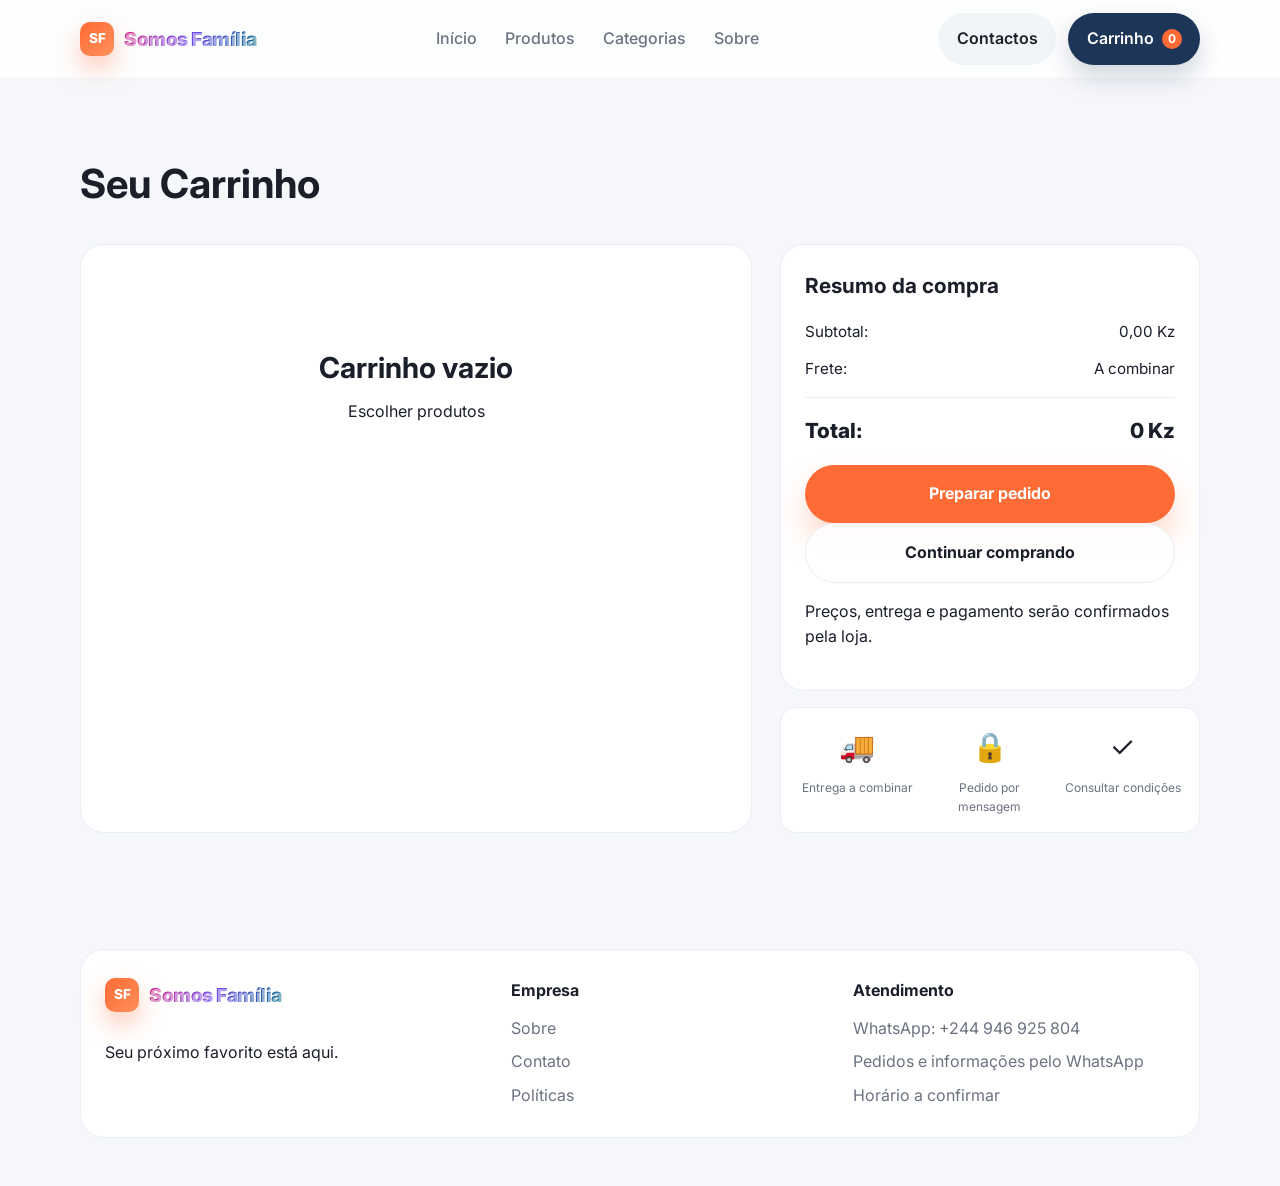
<file: cart.html>
<!DOCTYPE html>
<html lang="pt-AO">
  <head>
    <meta charset="UTF-8" />
    <meta name="viewport" content="width=device-width, initial-scale=1.0" />
    <title>Carrinho de Compras | Somos Família</title>
    <link rel="preconnect" href="https://fonts.googleapis.com" />
    <link rel="preconnect" href="https://fonts.gstatic.com" crossorigin />
    <link
      href="https://fonts.googleapis.com/css2?family=Inter:wght@400;500;600;700;800&display=swap"
      rel="stylesheet"
    />
    <link rel="stylesheet" href="styles.css" />
  </head>
  <body>
    <header class="topbar">
      <div class="container nav">
        <div class="brand">
          <span class="brand-mark">SF</span>
          <span>Somos Família</span>
        </div>

        <nav class="menu" aria-label="Navegação principal">
          <a href="index.html#inicio">Início</a>
          <a href="index.html#produtos">Produtos</a>
          <a href="index.html#categorias">Categorias</a>
          <a href="index.html#sobre">Sobre</a>
        </nav>

        <div class="actions">
          <a class="ghost-btn" href="index.html#sobre">Contactos</a>
          <a href="cart.html" class="cart-btn">
            Carrinho <span id="cart-count">0</span>
          </a>
        </div>
      </div>
    </header>

    <main>
      <section class="cart-section">
        <div class="container">
          <h1>Seu Carrinho</h1>

          <div class="cart-layout">
            <div class="cart-items-container">
              <div id="cart-items" class="cart-items">
                <div class="empty-state">
                  <span style="font-size: 3rem">🛒</span>
                  <h2>Carrinho vazio</h2>
                  <p>Comece a adicionar produtos para sua compra</p>
                  <a href="index.html#produtos" class="primary-btn">Voltar às compras</a>
                </div>
              </div>
            </div>

            <aside class="cart-summary">
              <div class="summary-box">
                <h3>Resumo da compra</h3>

                <div class="summary-item">
                  <span>Subtotal:</span>
                  <span id="subtotal">Preço sob consulta</span>
                </div>

                <div class="summary-item">
                  <span>Frete:</span>
                  <span id="shipping">Preço sob consulta</span>
                </div>

                

                <hr />

                <div class="summary-total">
                  <span>Total:</span>
                  <span id="total">Preço sob consulta</span>
                </div>

                <button id="checkout-btn" class="primary-btn full-width" disabled>
                  Preparar pedido
                </button>

                <button
                  id="continue-shopping"
                  class="secondary-btn full-width"
                  onclick="window.location.href='index.html#produtos'"
                >
                  Continuar comprando
                </button>

                <p>Preços, entrega e pagamento serão confirmados pela loja.</p>
              </div>

              <div class="benefits-mini">
                <div class="benefit-mini">
                  <span>🚚</span>
                  <p>Entrega a combinar</p>
                </div>
                <div class="benefit-mini">
                  <span>🔒</span>
                  <p>Pedido por mensagem</p>
                </div>
                <div class="benefit-mini">
                  <span>✓</span>
                  <p>Consultar condições</p>
                </div>
              </div>
            </aside>
          </div>
        </div>
      </section>
    </main>

    <footer class="footer">
      <div class="container footer-grid">
        <div>
          <div class="brand footer-brand">
            <span class="brand-mark">SF</span>
            <span>Somos Família</span>
          </div>
          <p>Seu próximo favorito está aqui.</p>
        </div>

        <div>
          <h4>Empresa</h4>
          <ul>
            <li>Sobre</li>
            <li>Contato</li>
            <li>Políticas</li>
          </ul>
        </div>

        <div>
          <h4>Atendimento</h4>
          <ul>
            <li><a href="https://wa.me/244946925804" target="_blank" rel="noopener">WhatsApp: +244 946 925 804</a></li>
            <li>Pedidos e informações pelo WhatsApp</li>
            <li>Horário a confirmar</li>
          </ul>
        </div>
      </div>
    </footer>

    <script src="catalog.js"></script><script src="store.js"></script>
    <script src="cart.js"></script>
  </body>
</html>
</file>
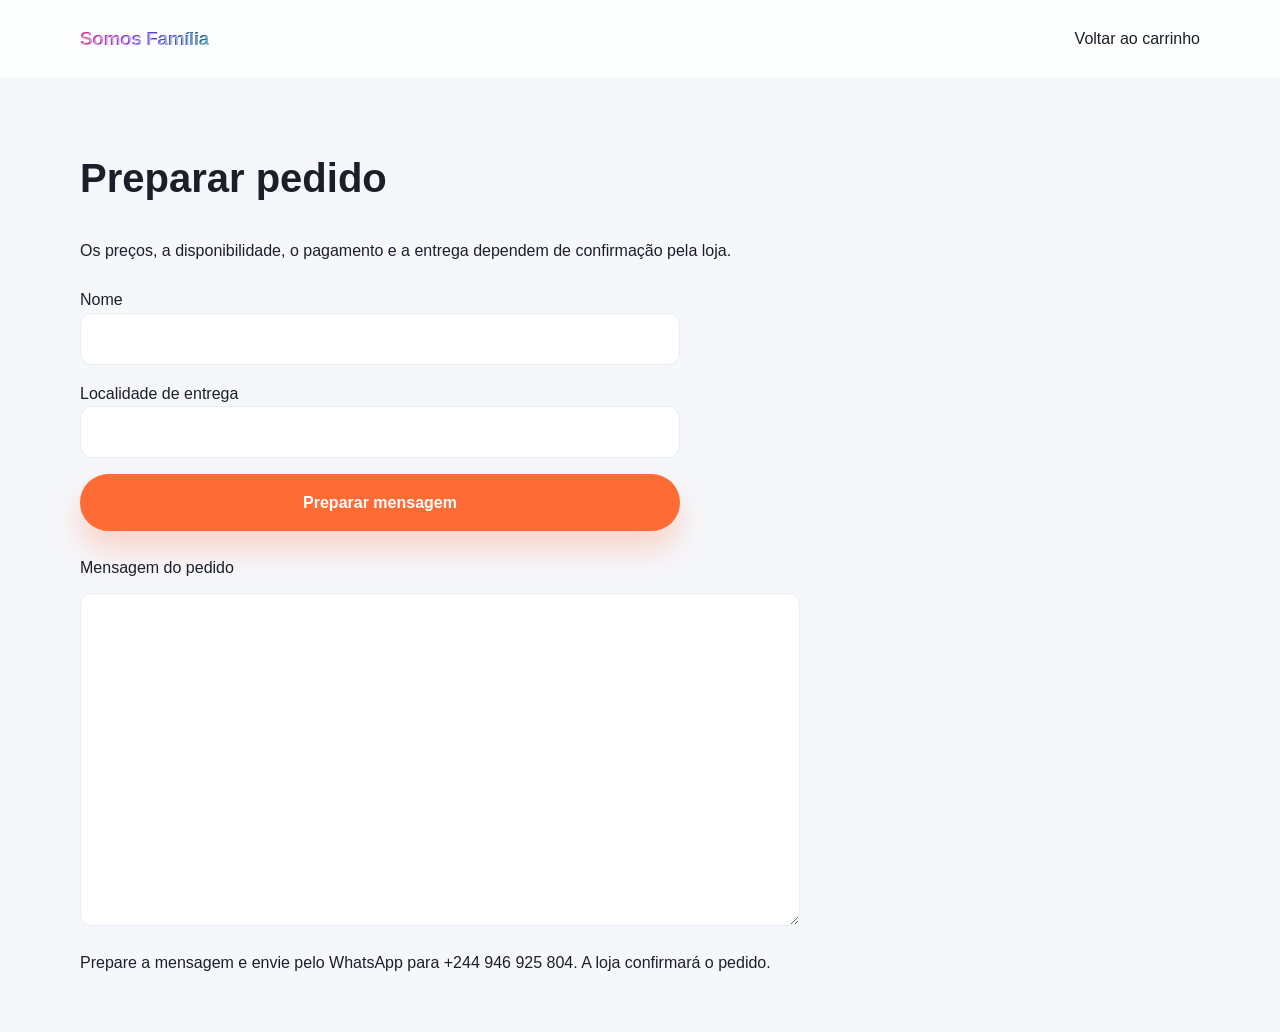
<file: checkout.html>
<!doctype html><html lang="pt-AO"><meta charset="utf-8"><meta name="viewport" content="width=device-width,initial-scale=1"><title>Pedido | Somos Família</title><link rel="stylesheet" href="styles.css"><body><header class="topbar"><div class="container nav"><a class="brand" href="index.html">Somos Família</a><a href="cart.html">Voltar ao carrinho</a></div></header><main class="container cart-section"><h1>Preparar pedido</h1><p>Os preços, a disponibilidade, o pagamento e a entrega dependem de confirmação pela loja.</p><form id="order-form"><label>Nome<input name="customer" required maxlength="80" autocomplete="name"></label><label>Localidade de entrega<input name="city" required maxlength="100" autocomplete="address-level2"></label><button class="primary-btn" type="submit">Preparar mensagem</button></form><label for="order-message">Mensagem do pedido</label><textarea id="order-message" rows="12" readonly></textarea><a id="send-order" class="primary-btn" hidden target="_blank" rel="noopener">Enviar pelo WhatsApp</a><p id="order-status" role="status">Prepare a mensagem e envie pelo WhatsApp para +244 946 925 804. A loja confirmará o pedido.</p></main><script src="catalog.js"></script><script src="store.js"></script><script src="config.js"></script><script src="checkout.js"></script></body></html>
</file>
<file: styles.css>
:root {
  --bg: #f6f7fb;
  --bg-strong: #fff;
  --primary: #ff6b35;
  --primary-dark: #e65b2a;
  --accent: #1d3557;
  --accent-soft: #2a4d73;
  --text: #1b1f2a;
  --muted: #6b7280;
  --line: #e9edf5;
  --shadow: 0 18px 35px rgba(17, 24, 39, 0.08);
}

* {
  box-sizing: border-box;
}

html {
  scroll-behavior: smooth;
}

body {
  margin: 0;
  font-family: "Inter", sans-serif;
  background: var(--bg);
  color: var(--text);
  line-height: 1.6;
}

a {
  text-decoration: none;
  color: inherit;
}

img {
  max-width: 100%;
  display: block;
}

button {
  font: inherit;
  cursor: pointer;
}

.container {
  width: min(1120px, calc(100% - 32px));
  margin: 0 auto;
}

.topbar {
  position: sticky;
  top: 0;
  z-index: 20;
  background: rgba(255, 255, 255, 0.8);
  backdrop-filter: blur(12px);
  border-bottom: 1px solid rgba(17, 24, 39, 0.05);
}

.nav {
  display: flex;
  align-items: center;
  justify-content: space-between;
  min-height: 78px;
  gap: 20px;
}

.brand {
  display: inline-flex;
  align-items: center;
  gap: 10px;
  font-weight: 800;
  font-size: 1.2rem;
}

.brand-mark {
  display: inline-flex;
  align-items: center;
  justify-content: center;
  width: 34px;
  height: 34px;
  border-radius: 10px;
  background: linear-gradient(135deg, var(--primary), #ff8f5a);
  color: white;
  box-shadow: 0 12px 25px rgba(255, 107, 53, 0.35);
}

.menu {
  display: flex;
  align-items: center;
  gap: 28px;
  font-weight: 500;
  color: var(--muted);
}

.menu a {
  transition: color 0.2s ease;
}

.menu a:hover {
  color: var(--text);
}

.actions {
  display: flex;
  align-items: center;
  gap: 12px;
}

.ghost-btn,
.primary-btn,
.secondary-btn,
.cart-btn {
  border: none;
  border-radius: 999px;
  transition: transform 0.2s ease, box-shadow 0.2s ease, background 0.2s ease;
}

.ghost-btn,
.cart-btn {
  padding: 0.82rem 1.15rem;
  font-weight: 600;
}

.ghost-btn {
  background: #f2f5f8;
  color: var(--text);
}

.cart-btn {
  background: var(--accent);
  color: white;
  box-shadow: 0 12px 25px rgba(29, 53, 87, 0.2);
  display: inline-flex;
  align-items: center;
  gap: 8px;
}

#cart-count {
  display: inline-flex;
  align-items: center;
  justify-content: center;
  min-width: 20px;
  height: 20px;
  background: var(--primary);
  border-radius: 50%;
  font-size: 0.75rem;
  font-weight: 700;
}

.primary-btn,
.secondary-btn {
  display: inline-flex;
  align-items: center;
  justify-content: center;
  padding: 1rem 1.5rem;
  font-weight: 700;
}

.primary-btn {
  background: var(--primary);
  color: white;
  box-shadow: 0 18px 30px rgba(255, 107, 53, 0.25);
}

.primary-btn.full-width {
  width: 100%;
}

.secondary-btn {
  background: rgba(255, 255, 255, 0.9);
  color: var(--text);
  border: 1px solid var(--line);
}

.secondary-btn.full-width {
  width: 100%;
}

.ghost-btn:hover,
.primary-btn:hover,
.secondary-btn:hover,
.cart-btn:hover {
  transform: translateY(-1px);
}

.hero {
  padding: 72px 0 48px;
}

.hero-grid {
  display: grid;
  grid-template-columns: 1.15fr 0.85fr;
  gap: 42px;
  align-items: center;
}

.eyebrow {
  margin: 0 0 10px;
  text-transform: uppercase;
  letter-spacing: 0.08em;
  font-size: 0.76rem;
  font-weight: 800;
  color: var(--primary);
}

.hero-copy h1 {
  margin: 0;
  font-size: clamp(2.5rem, 5vw, 4.6rem);
  line-height: 1.06;
  letter-spacing: -0.06em;
}

.subtitle {
  margin: 18px 0 0;
  max-width: 600px;
  font-size: 1.08rem;
  color: var(--muted);
}

.hero-actions {
  display: flex;
  flex-wrap: wrap;
  gap: 16px;
  margin-top: 28px;
}

.hero-stats {
  list-style: none;
  display: flex;
  flex-wrap: wrap;
  gap: 22px;
  margin: 28px 0 0;
  padding: 0;
}

.hero-stats li {
  display: flex;
  flex-direction: column;
  gap: 4px;
}

.hero-stats strong {
  font-size: 1.4rem;
}

.hero-stats span {
  color: var(--muted);
}

.hero-visual {
  position: relative;
  min-height: 500px;
  display: grid;
  place-items: center;
}

.showcase-card {
  position: relative;
  background: linear-gradient(135deg, #ffffff 0%, #eef4ff 100%);
  border: 1px solid rgba(29, 53, 87, 0.05);
  border-radius: 30px;
  box-shadow: var(--shadow);
}

.showcase-card.large {
  width: min(100%, 430px);
  min-height: 360px;
  padding: 24px;
  display: flex;
  flex-direction: column;
  justify-content: flex-end;
  background:
    linear-gradient(180deg, rgba(255,255,255,0.2), rgba(24, 39, 64, 0.1)),
    linear-gradient(135deg, #dfe9ff 0%, #f9d8c3 100%);
}

.showcase-card.large::before {
  content: "";
  position: absolute;
  inset: 24px 20px auto auto;
  width: 180px;
  height: 180px;
  border-radius: 50%;
  background: rgba(255, 255, 255, 0.28);
  filter: blur(10px);
}

.product-badge {
  display: inline-flex;
  align-self: flex-start;
  background: rgba(255, 255, 255, 0.8);
  color: var(--accent);
  padding: 8px 12px;
  border-radius: 999px;
  font-size: 0.73rem;
  font-weight: 700;
  border: 1px solid rgba(29, 53, 87, 0.08);
}

.showcase-card h3 {
  margin: 16px 0 8px;
  font-size: clamp(2rem, 4vw, 2.7rem);
  letter-spacing: -0.05em;
}

.showcase-card p {
  margin: 0;
  font-size: 1.3rem;
  font-weight: 700;
  color: var(--accent);
}

.showcase-card.small {
  position: absolute;
  right: 0;
  bottom: 0;
  width: 195px;
  height: 180px;
  display: grid;
  place-items: center;
  background: linear-gradient(135deg, #fff6f0 0%, #ffefe7 100%);
}

.mini-card {
  width: 120px;
  height: 120px;
  display: flex;
  align-items: center;
  justify-content: center;
  text-align: center;
  padding: 12px;
  border-radius: 24px;
  background: rgba(255, 255, 255, 0.9);
  border: 1px solid rgba(255, 107, 53, 0.1);
  font-weight: 800;
  color: var(--primary-dark);
}

.product-tag {
  position: absolute;
  top: 18px;
  right: 18px;
  z-index: 2;
  background: var(--primary);
  color: white;
  border-radius: 999px;
  padding: 0.65rem 0.8rem;
  font-size: 0.72rem;
  font-weight: 700;
  box-shadow: 0 12px 20px rgba(255, 107, 53, 0.2);
}

.categories,
.products,
.benefits,
.about {
  padding: 40px 0 20px;
}

.section-head {
  margin-bottom: 24px;
}

.section-head h2 {
  margin: 0;
  font-size: clamp(2rem, 4vw, 3rem);
  letter-spacing: -0.06em;
}

.row {
  display: flex;
  justify-content: space-between;
  align-items: end;
  gap: 12px;
}

.text-link {
  color: var(--primary);
  font-weight: 700;
}

.category-grid {
  display: grid;
  grid-template-columns: repeat(4, minmax(0, 1fr));
  gap: 18px;
}

.category-item {
  background: white;
  border: 1px solid var(--line);
  border-radius: 24px;
  padding: 24px 20px;
  box-shadow: 0 10px 18px rgba(15, 23, 42, 0.02);
}

.category-item .emoji {
  font-size: 2rem;
}

.category-item h3 {
  margin: 12px 0 6px;
  font-size: 1.2rem;
}

.category-item p {
  margin: 0;
  color: var(--muted);
}

.product-grid {
  display: grid;
  grid-template-columns: repeat(4, minmax(0, 1fr));
  gap: 22px;
}

.product-card {
  background: white;
  border: 1px solid var(--line);
  border-radius: 26px;
  overflow: hidden;
  box-shadow: 0 10px 22px rgba(15, 23, 42, 0.03);
  transition: transform 0.2s ease, box-shadow 0.2s ease;
}

.product-card:hover {
  transform: translateY(-2px);
  box-shadow: 0 18px 35px rgba(15, 23, 42, 0.08);
}

.product-image {
  height: 220px;
  display: grid;
  place-items: center;
  font-size: 4rem;
  background: linear-gradient(135deg, #eef5ff, #fff5ee);
}

.product-body {
  padding: 18px 18px 20px;
}

.product-label {
  display: inline-block;
  background: #fef3eb;
  color: var(--primary-dark);
  border-radius: 999px;
  padding: 0.4rem 0.7rem;
  font-size: 0.73rem;
  font-weight: 700;
}

.product-name {
  margin: 12px 0 6px;
  font-size: 1.15rem;
  font-weight: 700;
}

.product-meta {
  display: flex;
  align-items: center;
  justify-content: space-between;
  gap: 12px;
  margin-top: 18px;
}

.product-price {
  font-size: 1.35rem;
  font-weight: 800;
  color: var(--accent);
}

.add-btn {
  border: none;
  background: var(--accent);
  color: white;
  border-radius: 999px;
  padding: 0.7rem 1rem;
  font-weight: 700;
  transition: background 0.2s ease;
}

.add-btn:hover {
  background: var(--accent-soft);
}

.add-btn:disabled {
  opacity: 0.7;
  cursor: not-allowed;
}

.benefit-grid {
  display: grid;
  grid-template-columns: repeat(3, minmax(0, 1fr));
  gap: 18px;
}

.benefit-box {
  background: white;
  border-radius: 24px;
  border: 1px solid var(--line);
  padding: 26px 22px;
  box-shadow: 0 10px 22px rgba(15, 23, 42, 0.02);
}

.benefit-box span {
  font-size: 2rem;
}

.benefit-box h3 {
  margin: 14px 0 8px;
  font-size: 1.3rem;
}

.benefit-box p {
  margin: 0;
  color: var(--muted);
}

.about-grid {
  display: grid;
  grid-template-columns: 1.1fr 0.9fr;
  gap: 28px;
  align-items: center;
}

.about-copy h2 {
  margin: 0;
  font-size: clamp(2rem, 4vw, 3rem);
  letter-spacing: -0.06em;
}

.about-copy p {
  color: var(--muted);
  font-size: 1.05rem;
}

.about-panel {
  background: linear-gradient(135deg, #152a46, #274d72);
  color: white;
  border-radius: 28px;
  padding: 28px 32px;
  box-shadow: var(--shadow);
}

.about-panel ul {
  list-style: none;
  margin: 0;
  padding: 0;
  display: grid;
  gap: 18px;
  font-weight: 600;
}

.about-panel li {
  display: flex;
  align-items: center;
  gap: 12px;
}

.about-panel li::before {
  content: "✓";
  display: inline-flex;
  align-items: center;
  justify-content: center;
  width: 26px;
  height: 26px;
  background: rgba(255, 255, 255, 0.12);
  border-radius: 50%;
}

.cart-section {
  padding: 40px 0;
}

.cart-section h1 {
  font-size: 2.5rem;
  margin-bottom: 28px;
}

.cart-layout {
  display: grid;
  grid-template-columns: 1.6fr 1fr;
  gap: 28px;
}

.cart-items-container {
  background: white;
  border-radius: 24px;
  border: 1px solid var(--line);
  padding: 24px;
}

.cart-items {
  display: flex;
  flex-direction: column;
  gap: 18px;
}

.empty-state {
  text-align: center;
  padding: 60px 20px;
}

.empty-state h2 {
  margin: 16px 0 8px;
  font-size: 1.8rem;
}

.empty-state p {
  color: var(--muted);
  margin-bottom: 20px;
}

.cart-item {
  display: grid;
  grid-template-columns: 80px 1fr;
  gap: 16px;
  padding: 16px;
  background: #f9fafb;
  border-radius: 16px;
}

.cart-item-visual {
  display: grid;
  place-items: center;
  font-size: 2.5rem;
  height: 80px;
}

.cart-item-content {
  display: flex;
  flex-direction: column;
  justify-content: space-between;
}

.cart-item-top {
  display: flex;
  justify-content: space-between;
  align-items: flex-start;
  gap: 12px;
}

.cart-item-top h3 {
  margin: 0;
  font-size: 1.1rem;
}

.remove-btn {
  background: none;
  border: none;
  color: var(--muted);
  font-weight: 600;
  cursor: pointer;
  font-size: 0.9rem;
  transition: color 0.2s ease;
}

.remove-btn:hover {
  color: var(--primary-dark);
}

.cart-item-bottom {
  display: flex;
  justify-content: space-between;
  align-items: center;
  gap: 16px;
}

.qty-control {
  display: flex;
  align-items: center;
  gap: 8px;
  background: white;
  border: 1px solid var(--line);
  border-radius: 999px;
  padding: 4px 8px;
}

.qty-btn {
  width: 28px;
  height: 28px;
  border: none;
  background: none;
  font-weight: 700;
  cursor: pointer;
  transition: color 0.2s ease;
}

.qty-btn:hover {
  color: var(--primary);
}

.cart-summary {
  display: flex;
  flex-direction: column;
  gap: 16px;
}

.summary-box {
  background: white;
  border-radius: 24px;
  border: 1px solid var(--line);
  padding: 24px;
}

.summary-box h3 {
  margin: 0 0 18px;
  font-size: 1.3rem;
}

.summary-item {
  display: flex;
  justify-content: space-between;
  margin-bottom: 12px;
  font-size: 0.95rem;
}

.summary-item.discount span:last-child {
  color: var(--primary);
  font-weight: 700;
}

.summary-box hr {
  margin: 16px 0;
  border: none;
  border-top: 1px solid var(--line);
}

.summary-total {
  display: flex;
  justify-content: space-between;
  font-size: 1.3rem;
  font-weight: 800;
  margin-bottom: 18px;
}

.promo-section {
  margin-top: 18px;
  padding-top: 18px;
  border-top: 1px solid var(--line);
}

.promo-section label {
  display: block;
  font-weight: 600;
  margin-bottom: 8px;
  font-size: 0.9rem;
}

.promo-input {
  display: flex;
  gap: 8px;
}

.promo-input input {
  flex: 1;
  border: 1px solid var(--line);
  border-radius: 8px;
  padding: 10px 12px;
  font-family: inherit;
}

.promo-input button {
  background: var(--accent);
  color: white;
  border: none;
  border-radius: 8px;
  padding: 10px 16px;
  font-weight: 600;
  cursor: pointer;
  transition: background 0.2s ease;
}

.promo-input button:hover {
  background: var(--accent-soft);
}

.benefits-mini {
  display: grid;
  grid-template-columns: repeat(3, minmax(0, 1fr));
  gap: 12px;
  background: white;
  border-radius: 16px;
  border: 1px solid var(--line);
  padding: 16px;
}

.benefit-mini {
  text-align: center;
}

.benefit-mini span {
  font-size: 1.8rem;
}

.benefit-mini p {
  margin: 8px 0 0;
  font-size: 0.75rem;
  color: var(--muted);
}

.footer {
  padding: 36px 0 48px;
  margin-top: 40px;
}

.footer-grid {
  display: grid;
  grid-template-columns: 1.2fr 1fr 1fr;
  gap: 20px;
  background: #fff;
  border: 1px solid var(--line);
  border-radius: 24px;
  padding: 28px 24px;
}

.footer-brand {
  margin-bottom: 12px;
}

.footer h4 {
  margin: 0 0 12px;
}

.footer ul {
  list-style: none;
  padding: 0;
  margin: 0;
  color: var(--muted);
  display: grid;
  gap: 8px;
}

@media (max-width: 980px) {
  .hero-grid,
  .about-grid,
  .footer-grid,
  .cart-layout {
    grid-template-columns: 1fr;
  }

  .category-grid,
  .product-grid,
  .benefit-grid {
    grid-template-columns: repeat(2, minmax(0, 1fr));
  }

  .menu {
    display: none;
  }
}

@media (max-width: 620px) {
  .actions {
    display: none;
  }

  .hero {
    padding-top: 42px;
  }

  .category-grid,
  .product-grid,
  .benefit-grid {
    grid-template-columns: 1fr;
  }

  .hero-copy h1 {
    letter-spacing: -0.04em;
  }

  .showcase-card.large {
    min-height: 300px;
  }

  .showcase-card.small {
    width: 145px;
    height: 138px;
  }

  .benefits-mini {
    grid-template-columns: 1fr;
  }
}

.brand>span:last-child,.brand[href] {font-weight:900; background:linear-gradient(110deg,#d72984,#673ee8,#006c89);background-clip:text;color:transparent;letter-spacing:-.5px;text-shadow:1px 1px 0 #ffffff80;} .brand-mark{font-size:.85rem;} .catalog-note{color:var(--muted);} [hidden]{display:none!important;} #order-form{display:grid;gap:16px;max-width:600px;margin:24px 0;} #order-form input,textarea{display:block;width:100%;padding:12px;border:1px solid var(--line);border-radius:12px;font:inherit;} #order-message{max-width:720px;margin:12px 0 24px;} @media(max-width:600px){.nav{flex-wrap:wrap;gap:12px}.brand{font-size:1rem}.actions{gap:8px}.hero-copy h1{font-size:2.4rem}.product-meta{flex-wrap:wrap;gap:8px}.add-btn{min-height:44px}}
</file>
